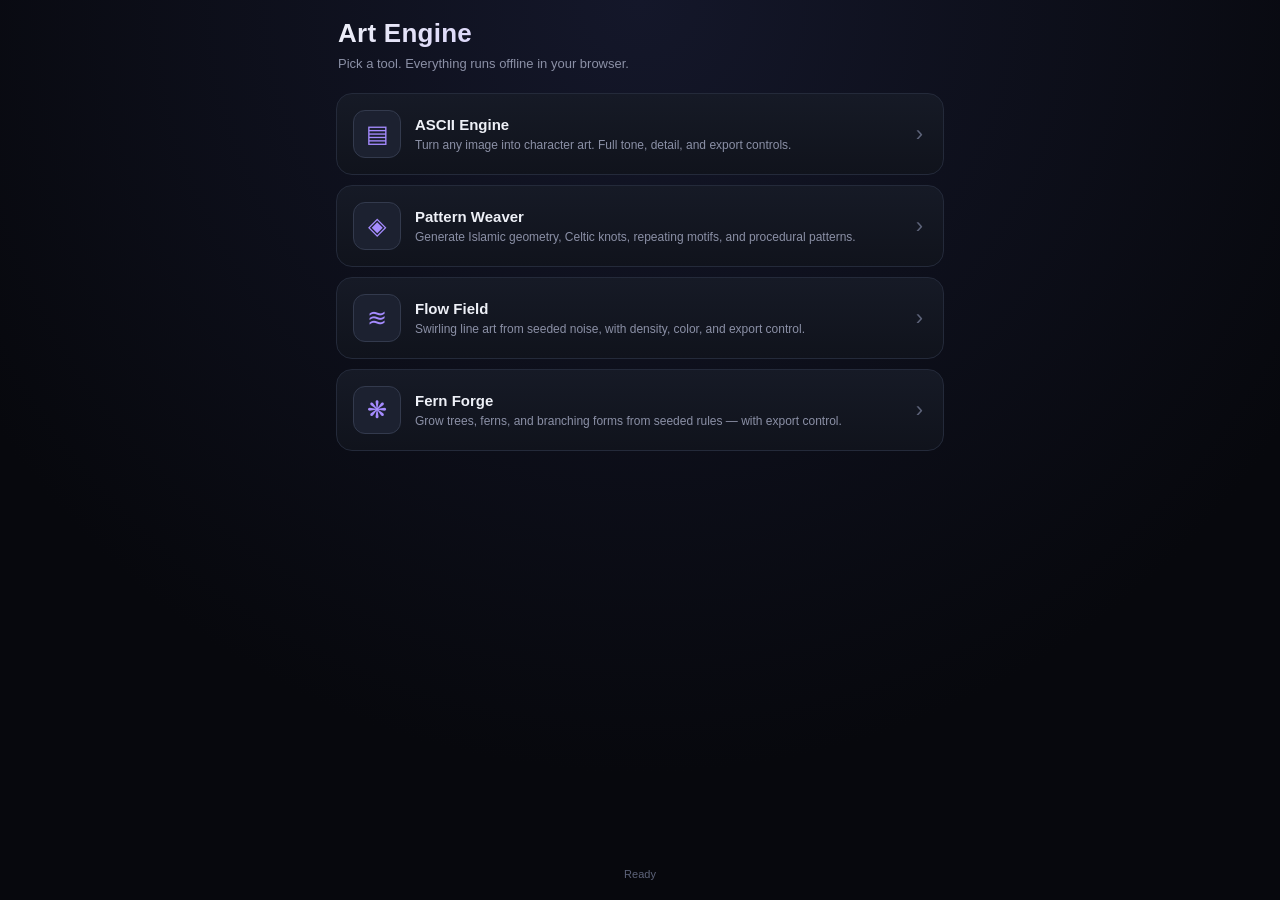
<file: index.html>
<!DOCTYPE html>
<html lang="en">
<head>
<meta charset="UTF-8">
<meta name="viewport" content="width=device-width, initial-scale=1, maximum-scale=1, user-scalable=no, viewport-fit=cover">
<title>Art Engine</title>
<link rel="stylesheet" href="style.css">
</head>
<body>

<div id="app" class="hubApp">

  <header id="hubHeader">
    <h1>Art Engine</h1>
    <p class="hubSub">Pick a tool. Everything runs offline in your browser.</p>
  </header>

  <main id="hubGrid">

    <a href="ascii/ascii.html" class="toolCard">
      <div class="toolIcon">▤</div>
      <div class="toolMeta">
        <h2>ASCII Engine</h2>
        <p>Turn any image into character art. Full tone, detail, and export controls.</p>
      </div>
      <div class="toolArrow">›</div>
    </a>

    <a href="pattern/pattern.html" class="toolCard">
      <div class="toolIcon">◈</div>
      <div class="toolMeta">
        <h2>Pattern Weaver</h2>
        <p>Generate Islamic geometry, Celtic knots, repeating motifs, and procedural patterns.</p>
      </div>
      <div class="toolArrow">›</div>
    </a>

    <a href="flow/flow.html" class="toolCard">
      <div class="toolIcon">≋</div>
      <div class="toolMeta">
        <h2>Flow Field</h2>
        <p>Swirling line art from seeded noise, with density, color, and export control.</p>
      </div>
      <div class="toolArrow">›</div>
    </a>

    <a href="fern/fern.html" class="toolCard">
      <div class="toolIcon">❋</div>
      <div class="toolMeta">
        <h2>Fern Forge</h2>
        <p>Grow trees, ferns, and branching forms from seeded rules — with export control.</p>
      </div>
      <div class="toolArrow">›</div>
    </a>

  </main>

  <footer id="hubFooter">
    <span id="hubStatus">Ready</span>
  </footer>

</div>

</body>
</html>
</file>
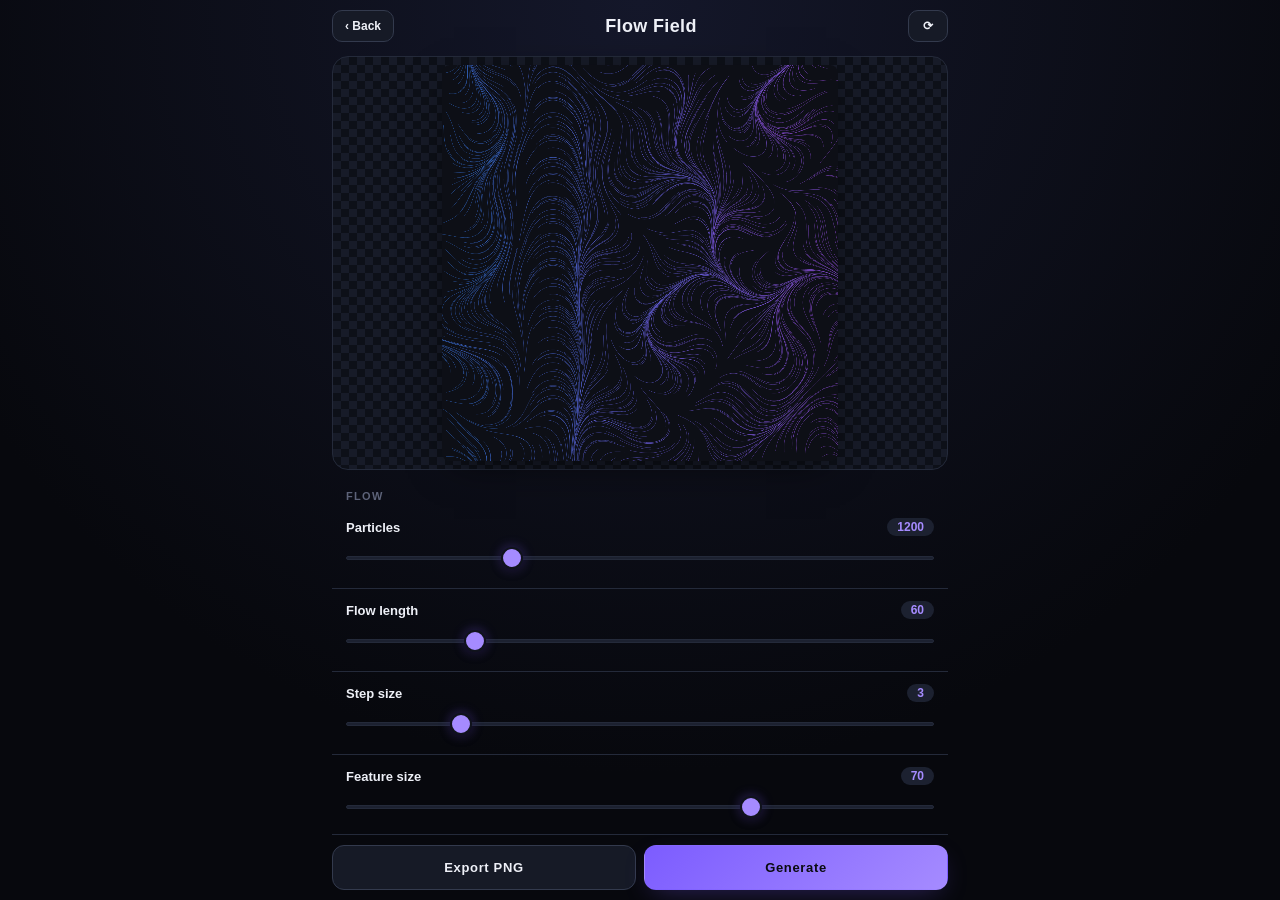
<file: flow.html>
<!DOCTYPE html>
<html lang="en">
<head>
<meta charset="UTF-8">
<meta name="viewport" content="width=device-width, initial-scale=1, maximum-scale=1, user-scalable=no, viewport-fit=cover">
<title>Flow Field — Art Engine</title>
<link rel="stylesheet" href="../style.css">
<link rel="stylesheet" href="flow.css">
</head>
<body>

<div class="toolApp">

  <div class="toolTopBar">
    <button class="toolBack" onclick="location.href='../index.html'">‹ Back</button>
    <h1 class="toolTitle">Flow Field</h1>
    <button class="toolAction" id="btnRandomize" title="Random seed">⟳</button>
  </div>

  <div class="flowPreview">
    <canvas id="flowCanvas"></canvas>
  </div>

  <div class="toolView">

    <div class="flowSection">Flow</div>

    <div class="sliderRow">
      <div class="sliderTop"><label>Particles</label><span class="val" id="particlesVal">1200</span></div>
      <input type="range" id="particles" min="150" max="4000" step="50" value="1200">
    </div>

    <div class="sliderRow">
      <div class="sliderTop"><label>Flow length</label><span class="val" id="stepsVal">60</span></div>
      <input type="range" id="steps" min="10" max="250" step="5" value="60">
    </div>

    <div class="sliderRow">
      <div class="sliderTop"><label>Step size</label><span class="val" id="stepSizeVal">3</span></div>
      <input type="range" id="stepSize" min="1" max="12" step="1" value="3">
    </div>

    <div class="sliderRow">
      <div class="sliderTop"><label>Feature size</label><span class="val" id="featureSizeVal">70</span></div>
      <input type="range" id="featureSize" min="1" max="100" step="1" value="70">
    </div>

    <div class="sliderRow">
      <div class="sliderTop"><label>Bend (curl)</label><span class="val" id="curlVal">0.9</span></div>
      <input type="range" id="curl" min="0.1" max="3" step="0.05" value="0.9">
    </div>

    <div class="flowSection">Style</div>

    <div class="sliderRow">
      <div class="sliderTop"><label>Line width</label><span class="val" id="lineWidthVal">1.3</span></div>
      <input type="range" id="lineWidth" min="0.5" max="5" step="0.1" value="1.3">
    </div>

    <div class="sliderRow">
      <div class="sliderTop"><label>Opacity</label><span class="val" id="opacityVal">0.5</span></div>
      <input type="range" id="opacity" min="0.05" max="1" step="0.05" value="0.5">
    </div>

    <div class="fieldRow">
      <label>Color mode</label>
      <select id="colorMode">
        <option value="solid">Solid</option>
        <option value="gradient" selected>Gradient</option>
        <option value="spectrum">Spectrum</option>
      </select>
    </div>

    <div class="fieldRow">
      <label>Color 1</label>
      <input type="color" id="color1" value="#3b82f6">
    </div>

    <div class="fieldRow" id="color2Row">
      <label>Color 2</label>
      <input type="color" id="color2" value="#a855f7">
    </div>

    <div class="flowSection">Background</div>

    <div class="fieldRow">
      <label>Background</label>
      <input type="color" id="bgColor" value="#0d0f16">
    </div>

    <div class="fieldRow">
      <label>Transparent bg</label>
      <input type="checkbox" id="bgTransparent">
    </div>

    <div class="flowSection">Output</div>

    <div class="fieldRow">
      <label>Size</label>
      <select id="size">
        <option value="square" selected>Square 1500×1500</option>
        <option value="portrait">Portrait 900×1600</option>
        <option value="landscape">Landscape 1600×900</option>
        <option value="a17">Samsung A17 wallpaper 1080×2340</option>
        <option value="desktop">Desktop wallpaper 1920×1080</option>
      </select>
    </div>

    <div class="fieldRow">
      <label>Seed</label>
      <input type="number" id="seed" value="1" min="0" max="999999" inputmode="numeric">
    </div>

  </div>

  <div class="exportBar">
    <button class="exportBtn" id="btnExport">Export PNG</button>
    <button class="exportBtn primary" id="btnGenerate">Generate</button>
  </div>

</div>

<script src="flow.js"></script>
</body>
</html>
</file>
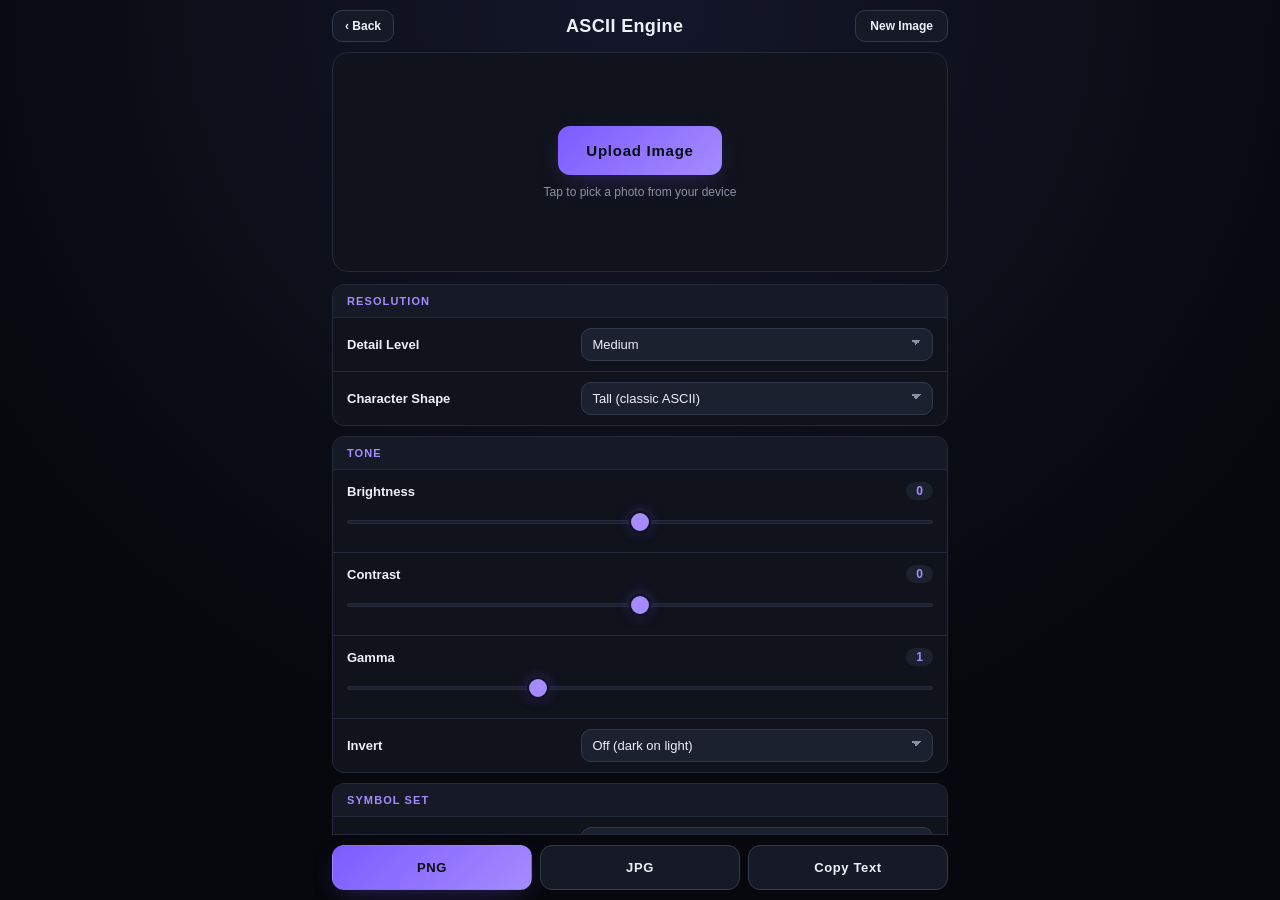
<file: ascii/ascii.html>
<!DOCTYPE html>
<html lang="en">
<head>
<meta charset="UTF-8">
<meta name="viewport" content="width=device-width, initial-scale=1, maximum-scale=1, user-scalable=no, viewport-fit=cover">
<title>ASCII Engine — Art Engine</title>
<link rel="stylesheet" href="../style.css">
<link rel="stylesheet" href="ascii.css">
</head>
<body>

<div class="toolApp">

  <header class="toolTopBar">
    <a href="../" class="toolBack">‹ Back</a>
    <h1 class="toolTitle">ASCII Engine</h1>
    <button id="btnUploadTop" class="toolAction">New Image</button>
  </header>

  <main class="toolView">

    <!-- ============ CANVAS / PREVIEW ============ -->
    <section id="canvasArea">

      <div id="emptyState">
        <input type="file" id="fileInput" accept="image/*" hidden>
        <button id="btnChooseImage" class="bigAction">Upload Image</button>
        <p class="hint">Tap to pick a photo from your device</p>
      </div>

      <div id="previewWrap" class="hidden">
        <canvas id="previewCanvas"></canvas>
      </div>

    </section>

    <!-- ============ CONTROLS ============ -->
    <section id="controls">

      <!-- RESOLUTION -->
      <div class="group">
        <div class="groupTitle">Resolution</div>

        <div class="fieldRow">
          <label for="detailLevel">Detail Level</label>
          <select id="detailLevel">
            <option value="very-low">Very Low (coarse)</option>
            <option value="low">Low</option>
            <option value="medium" selected>Medium</option>
            <option value="high">High</option>
            <option value="very-high">Very High</option>
            <option value="extreme">Extreme (fine grain)</option>
          </select>
        </div>

        <div class="fieldRow">
          <label for="charShape">Character Shape</label>
          <select id="charShape">
            <option value="tall" selected>Tall (classic ASCII)</option>
            <option value="square">Square</option>
            <option value="wide">Wide</option>
          </select>
        </div>
      </div>

      <!-- TONE -->
      <div class="group">
        <div class="groupTitle">Tone</div>

        <div class="sliderRow">
          <div class="sliderTop">
            <label for="brightness">Brightness</label>
            <span class="val" id="valBrightness">0</span>
          </div>
          <input type="range" id="brightness" min="-100" max="100" step="1" value="0">
        </div>

        <div class="sliderRow">
          <div class="sliderTop">
            <label for="contrast">Contrast</label>
            <span class="val" id="valContrast">0</span>
          </div>
          <input type="range" id="contrast" min="-100" max="100" step="1" value="0">
        </div>

        <div class="sliderRow">
          <div class="sliderTop">
            <label for="gamma">Gamma</label>
            <span class="val" id="valGamma">1.00</span>
          </div>
          <input type="range" id="gamma" min="0.30" max="2.50" step="0.01" value="1.00">
        </div>

        <div class="fieldRow">
          <label for="invert">Invert</label>
          <select id="invert">
            <option value="off" selected>Off (dark on light)</option>
            <option value="on">On (light on dark)</option>
          </select>
        </div>
      </div>

      <!-- SYMBOL SET -->
      <div class="group">
        <div class="groupTitle">Symbol Set</div>

        <div class="fieldRow">
          <label for="rampPreset">Ramp Preset</label>
          <select id="rampPreset">
            <option value="standard" selected>Standard  ( .:-=+*#%@ )</option>
            <option value="dense">Dense (60+ characters)</option>
            <option value="blocks">Blocks ( ░▒▓█ )</option>
            <option value="katakana">Katakana</option>
            <option value="braille">Braille</option>
            <option value="minimal">Minimal ( .:*# )</option>
            <option value="photo">Photo (fine gradation)</option>
            <option value="letters">Letters (a–Z)</option>
            <option value="symbols">Symbols (!@#$%^&*)</option>
            <option value="custom">Custom…</option>
          </select>
        </div>

        <div class="fieldRow" id="customRampRow" style="display:none;">
          <label for="customRamp">Custom Ramp</label>
          <input type="text" id="customRamp" placeholder=" .:-=+*#%@" value=" .:-=+*#%@">
        </div>

        <div class="sliderRow">
          <div class="sliderTop">
            <label for="weighting">Ramp Balance</label>
            <span class="val" id="valWeighting">0</span>
          </div>
          <input type="range" id="weighting" min="-50" max="50" step="1" value="0">
        </div>
      </div>

      <!-- DETAIL PROCESSING -->
      <div class="group">
        <div class="groupTitle">Detail Processing</div>

        <div class="fieldRow">
          <label for="edgeEnhance">Edge Enhancement</label>
          <select id="edgeEnhance">
            <option value="off">Off</option>
            <option value="low">Low</option>
            <option value="medium" selected>Medium</option>
            <option value="high">High</option>
          </select>
        </div>

        <div class="fieldRow">
          <label for="dithering">Dithering</label>
          <select id="dithering">
            <option value="off" selected>Off (crisp)</option>
            <option value="on">On (smooth gradients)</option>
          </select>
        </div>

        <div class="fieldRow">
          <label for="adaptive">Adaptive Sampling</label>
          <select id="adaptive">
            <option value="off" selected>Off</option>
            <option value="on">On (finer detail in busy areas)</option>
          </select>
        </div>

        <div class="sliderRow">
          <div class="sliderTop">
            <label for="sharpness">Sharpness</label>
            <span class="val" id="valSharpness">0</span>
          </div>
          <input type="range" id="sharpness" min="0" max="100" step="1" value="0">
        </div>

        <div class="sliderRow">
          <div class="sliderTop">
            <label for="noiseReduction">Noise Reduction</label>
            <span class="val" id="valNoiseReduction">0</span>
          </div>
          <input type="range" id="noiseReduction" min="0" max="100" step="1" value="0">
        </div>
      </div>

      <!-- COLOR -->
      <div class="group">
        <div class="groupTitle">Color</div>

        <div class="fieldRow">
          <label for="colorMode">Color Mode</label>
          <select id="colorMode">
            <option value="mono" selected>Monochrome</option>
            <option value="colored">Colored ASCII</option>
            <option value="duotone">Duotone</option>
          </select>
        </div>

        <div class="fieldRow">
          <label for="theme">Theme</label>
          <select id="theme">
            <option value="neutral" selected>Neutral (white on black)</option>
            <option value="terminal">Terminal (green on black)</option>
            <option value="amber">Amber (amber on black)</option>
            <option value="paper">Paper (black on white)</option>
            <option value="crimson">Crimson (red on black)</option>
            <option value="custom">Custom…</option>
          </select>
        </div>

        <div class="fieldRow" id="charColorRow" style="display:none;">
          <label for="charColor">Character Color</label>
          <input type="color" id="charColor" value="#e6e8f0">
        </div>

        <div class="fieldRow" id="bgColorRow" style="display:none;">
          <label for="bgColor">Background Color</label>
          <input type="color" id="bgColor" value="#07080d">
        </div>

        <div class="sliderRow" id="saturationRow" style="display:none;">
          <div class="sliderTop">
            <label for="saturation">Color Saturation</label>
            <span class="val" id="valSaturation">100</span>
          </div>
          <input type="range" id="saturation" min="0" max="200" step="1" value="100">
        </div>
      </div>

      <!-- FONT -->
      <div class="group">
        <div class="groupTitle">Font</div>

        <div class="fieldRow">
          <label for="fontFamily">Font Family</label>
          <select id="fontFamily">
            <option value="'Courier New', monospace" selected>Courier</option>
            <option value="Consolas, monospace">Consolas</option>
            <option value="Menlo, monospace">Menlo</option>
            <option value="monospace">System Monospace</option>
          </select>
        </div>

        <div class="sliderRow">
          <div class="sliderTop">
            <label for="fontSize">Font Size</label>
            <span class="val" id="valFontSize">10</span>
          </div>
          <input type="range" id="fontSize" min="6" max="24" step="1" value="10">
        </div>

        <div class="sliderRow">
          <div class="sliderTop">
            <label for="lineSpacing">Line Spacing</label>
            <span class="val" id="valLineSpacing">1.00</span>
          </div>
          <input type="range" id="lineSpacing" min="0.80" max="1.40" step="0.01" value="1.00">
        </div>

        <div class="fieldRow">
          <label for="bold">Bold</label>
          <select id="bold">
            <option value="off" selected>Off</option>
            <option value="on">On</option>
          </select>
        </div>
      </div>

      <!-- EXPORT -->
      <div class="group">
        <div class="groupTitle">Export</div>

        <div class="fieldRow">
          <label for="exportScale">Output Quality</label>
          <select id="exportScale">
            <option value="1">1x (small file)</option>
            <option value="2" selected>2x (recommended)</option>
            <option value="4">4x (high res)</option>
          </select>
        </div>

        <div class="fieldRow">
          <label for="exportBg">Background</label>
          <select id="exportBg">
            <option value="solid" selected>Solid</option>
            <option value="transparent">Transparent</option>
          </select>
        </div>

        <div class="fieldRow">
          <label for="exportName">Filename</label>
          <input type="text" id="exportName" value="ascii-art" placeholder="ascii-art">
        </div>
      </div>

      <!-- PRESETS -->
      <div class="group">
        <div class="groupTitle">Presets</div>

        <div class="fieldRow">
          <label for="presetList">Saved Presets</label>
          <select id="presetList">
            <option value="">— none —</option>
          </select>
        </div>

        <div class="fieldRow btnRow">
          <button id="btnSavePreset" class="smallBtn">Save Current</button>
          <button id="btnLoadPreset" class="smallBtn">Load</button>
          <button id="btnDeletePreset" class="smallBtn danger">Delete</button>
        </div>
      </div>

    </section>

  </main>

  <!-- ============ EXPORT BAR ============ -->
  <footer class="exportBar">
    <button id="btnExportPng" class="exportBtn primary">PNG</button>
    <button id="btnExportJpg" class="exportBtn">JPG</button>
    <button id="btnCopyText" class="exportBtn">Copy Text</button>
  </footer>

</div>

<script src="ascii.js"></script>
</body>
</html>
</file>
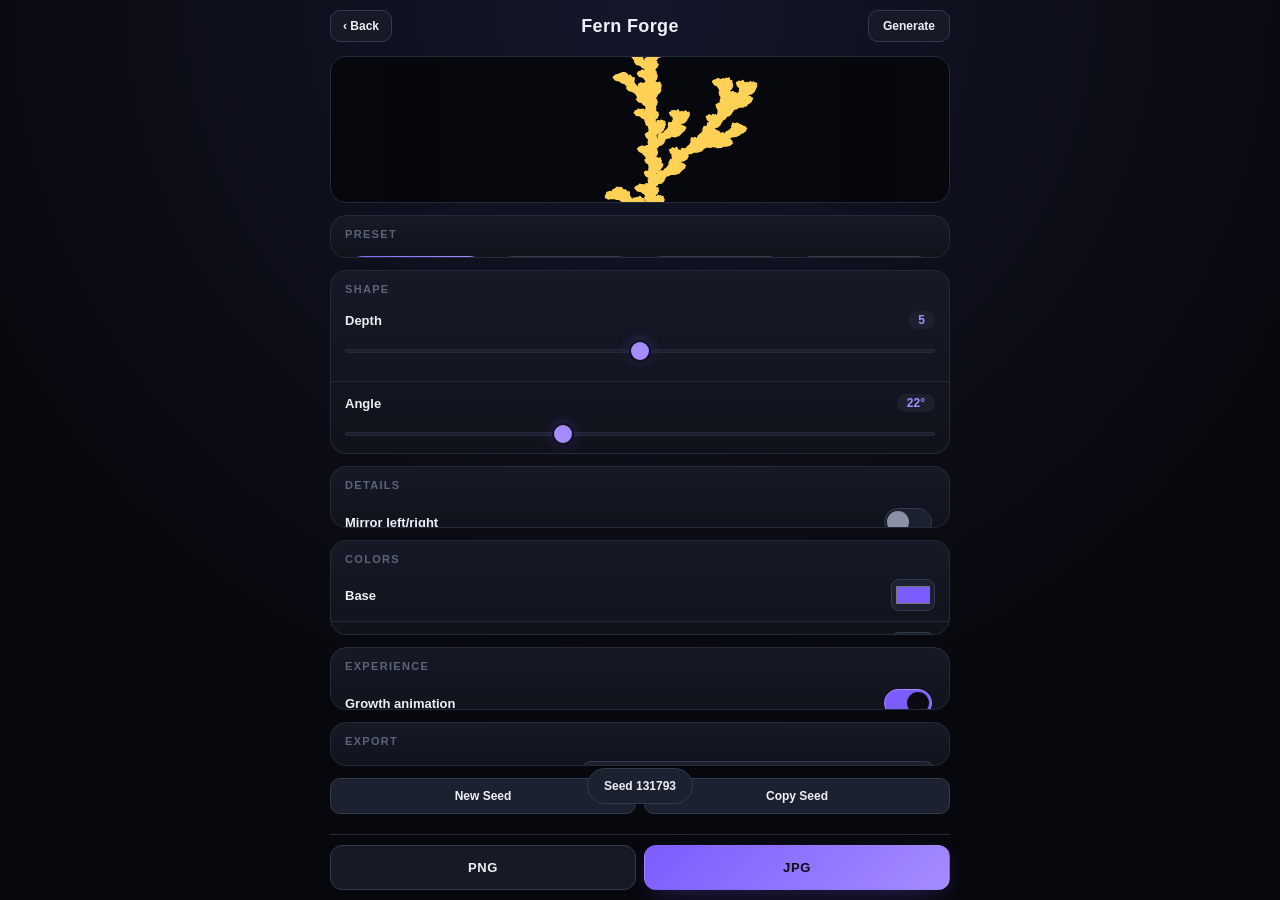
<file: fern/fern.html>
<!DOCTYPE html>
<html lang="en">
<head>
<meta charset="UTF-8">
<meta name="viewport" content="width=device-width, initial-scale=1, viewport-fit=cover">
<title>Fern Forge — Art Engine</title>
<link rel="stylesheet" href="../style.css">
<link rel="stylesheet" href="fern.css">
</head>
<body>

<div class="toolApp">

  <header class="toolTopBar">
    <a class="toolBack" href="../index.html">‹ Back</a>
    <h1 class="toolTitle">Fern Forge</h1>
    <button class="toolAction" id="generateBtn">Generate</button>
  </header>

  <div class="toolView">

    <section class="canvasWrap">
      <canvas id="fernCanvas"></canvas>
    </section>

    <section class="panel">
      <h2 class="panelTitle">Preset</h2>
      <div class="chipRow" id="presetRow">
        <button class="chip active" data-preset="tree">Tree</button>
        <button class="chip" data-preset="fern">Fern</button>
        <button class="chip" data-preset="bush">Bush</button>
        <button class="chip" data-preset="coral">Coral</button>
        <button class="chip" data-preset="willow">Willow</button>
        <button class="chip" data-preset="winter">Winter</button>
        <button class="chip" data-preset="vine">Vine</button>
        <button class="chip" data-preset="snowflake">Snowflake</button>
      </div>
    </section>

    <section class="panel">
      <h2 class="panelTitle">Shape</h2>

      <div class="sliderRow">
        <div class="sliderTop">
          <label for="depth">Depth</label>
          <span class="val" id="depthVal">5</span>
        </div>
        <input type="range" id="depth" min="2" max="8" step="1" value="5">
      </div>

      <div class="sliderRow">
        <div class="sliderTop">
          <label for="angle">Angle</label>
          <span class="val" id="angleVal">22°</span>
        </div>
        <input type="range" id="angle" min="6" max="50" step="1" value="22">
      </div>

      <div class="sliderRow">
        <div class="sliderTop">
          <label for="shrink">Length shrink</label>
          <span class="val" id="shrinkVal">0.75</span>
        </div>
        <input type="range" id="shrink" min="55" max="90" step="1" value="75">
      </div>

      <div class="sliderRow">
        <div class="sliderTop">
          <label for="jitter">Jitter</label>
          <span class="val" id="jitterVal">8</span>
        </div>
        <input type="range" id="jitter" min="0" max="25" step="1" value="8">
      </div>

      <div class="sliderRow">
        <div class="sliderTop">
          <label for="curve">Curve</label>
          <span class="val" id="curveVal">16</span>
        </div>
        <input type="range" id="curve" min="0" max="40" step="1" value="16">
      </div>

      <div class="sliderRow">
        <div class="sliderTop">
          <label for="wild">Wildness</label>
          <span class="val" id="wildVal">0</span>
        </div>
        <input type="range" id="wild" min="0" max="100" step="1" value="0">
      </div>

      <div class="fieldRow">
        <label for="orientSelect">Orientation</label>
        <select id="orientSelect">
          <option value="up" selected>Upward</option>
          <option value="down">Downward</option>
          <option value="side">Sideways</option>
          <option value="spread">Spreading wide</option>
        </select>
      </div>
    </section>

    <section class="panel">
      <h2 class="panelTitle">Details</h2>

      <div class="switchRow">
        <label for="mirrorToggle">Mirror left/right</label>
        <input type="checkbox" id="mirrorToggle" class="switchInput">
      </div>

      <div class="fieldRow">
        <label for="accentSelect">Branch tips</label>
        <select id="accentSelect">
          <option value="none">None</option>
          <option value="buds">Buds</option>
          <option value="leaves" selected>Leaves</option>
        </select>
      </div>

      <div class="fieldRow">
        <label for="fillSelect">Draw style</label>
        <select id="fillSelect">
          <option value="lines" selected>Lines</option>
          <option value="silhouette">Silhouette fill</option>
        </select>
      </div>
    </section>

    <section class="panel">
      <h2 class="panelTitle">Colors</h2>

      <div class="fieldRow">
        <label for="lineColor">Base</label>
        <input type="color" id="lineColor" value="#7c5cff">
      </div>

      <div class="fieldRow">
        <label for="tipColor">Tip</label>
        <input type="color" id="tipColor" value="#ffd257">
      </div>

      <div class="switchRow">
        <label for="flowToggle">Color flow</label>
        <input type="checkbox" id="flowToggle" class="switchInput" checked>
      </div>

      <div class="fieldRow">
        <label for="bgMode">Background</label>
        <select id="bgMode">
          <option value="solid" selected>Solid</option>
          <option value="gradient">Gradient</option>
        </select>
      </div>

      <div class="fieldRow">
        <label for="bgColor">Background 1</label>
        <input type="color" id="bgColor" value="#07080d">
      </div>

      <div class="fieldRow hidden" id="bg2Row">
        <label for="bgColor2">Background 2</label>
        <input type="color" id="bgColor2" value="#14172a">
      </div>
    </section>

    <section class="panel">
      <h2 class="panelTitle">Experience</h2>

      <div class="switchRow">
        <label for="animToggle">Growth animation</label>
        <input type="checkbox" id="animToggle" class="switchInput" checked>
      </div>

      <div class="fieldRow">
        <label for="seedInput">Seed</label>
        <input type="text" id="seedInput" inputmode="numeric" value="0">
      </div>

      <div class="switchRow">
        <label for="rememberToggle">Remember settings</label>
        <input type="checkbox" id="rememberToggle" class="switchInput" checked>
      </div>
    </section>

    <section class="panel">
      <h2 class="panelTitle">Export</h2>

      <div class="fieldRow">
        <label for="sizeSelect">Size</label>
        <select id="sizeSelect">
          <option value="square">Square 900×900</option>
          <option value="a17">Samsung A17 1080×2340</option>
        </select>
      </div>

      <div class="fieldRow">
        <label for="qualitySelect">Quality</label>
        <select id="qualitySelect">
          <option value="1">1×</option>
          <option value="2">2×</option>
          <option value="3">3×</option>
        </select>
      </div>
    </section>

    <div class="btnRow">
      <button class="smallBtn" id="newSeedBtn">New Seed</button>
      <button class="smallBtn" id="copySeedBtn">Copy Seed</button>
    </div>

  </div>

  <footer class="exportBar">
    <button class="exportBtn" id="pngBtn">PNG</button>
    <button class="exportBtn primary" id="jpgBtn">JPG</button>
  </footer>

</div>

<script src="fern.js"></script>
</body>
</html>
</file>
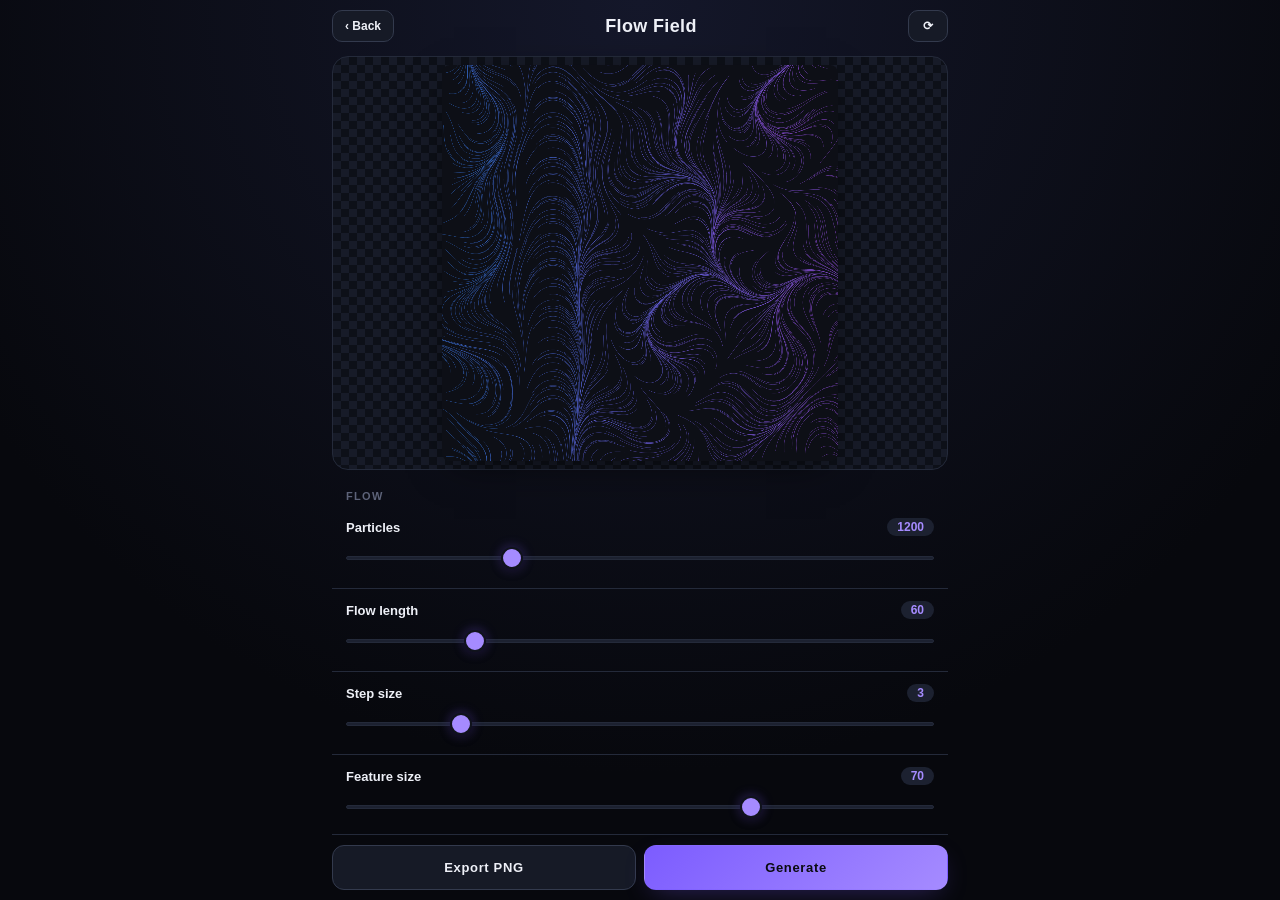
<file: flow/flow.html>
<!DOCTYPE html>
<html lang="en">
<head>
<meta charset="UTF-8">
<meta name="viewport" content="width=device-width, initial-scale=1, maximum-scale=1, user-scalable=no, viewport-fit=cover">
<title>Flow Field — Art Engine</title>
<link rel="stylesheet" href="../style.css">
<link rel="stylesheet" href="flow.css">
</head>
<body>

<div class="toolApp">

  <div class="toolTopBar">
    <button class="toolBack" onclick="location.href='../index.html'">‹ Back</button>
    <h1 class="toolTitle">Flow Field</h1>
    <button class="toolAction" id="btnRandomize" title="Random seed">⟳</button>
  </div>

  <div class="flowPreview">
    <canvas id="flowCanvas"></canvas>
  </div>

  <div class="toolView">

    <div class="flowSection">Flow</div>

    <div class="sliderRow">
      <div class="sliderTop"><label>Particles</label><span class="val" id="particlesVal">1200</span></div>
      <input type="range" id="particles" min="150" max="4000" step="50" value="1200">
    </div>

    <div class="sliderRow">
      <div class="sliderTop"><label>Flow length</label><span class="val" id="stepsVal">60</span></div>
      <input type="range" id="steps" min="10" max="250" step="5" value="60">
    </div>

    <div class="sliderRow">
      <div class="sliderTop"><label>Step size</label><span class="val" id="stepSizeVal">3</span></div>
      <input type="range" id="stepSize" min="1" max="12" step="1" value="3">
    </div>

    <div class="sliderRow">
      <div class="sliderTop"><label>Feature size</label><span class="val" id="featureSizeVal">70</span></div>
      <input type="range" id="featureSize" min="1" max="100" step="1" value="70">
    </div>

    <div class="sliderRow">
      <div class="sliderTop"><label>Bend (curl)</label><span class="val" id="curlVal">0.9</span></div>
      <input type="range" id="curl" min="0.1" max="3" step="0.05" value="0.9">
    </div>

    <div class="flowSection">Style</div>

    <div class="sliderRow">
      <div class="sliderTop"><label>Line width</label><span class="val" id="lineWidthVal">1.3</span></div>
      <input type="range" id="lineWidth" min="0.5" max="5" step="0.1" value="1.3">
    </div>

    <div class="sliderRow">
      <div class="sliderTop"><label>Opacity</label><span class="val" id="opacityVal">0.5</span></div>
      <input type="range" id="opacity" min="0.05" max="1" step="0.05" value="0.5">
    </div>

    <div class="fieldRow">
      <label>Color mode</label>
      <select id="colorMode">
        <option value="solid">Solid</option>
        <option value="gradient" selected>Gradient</option>
        <option value="tricolor">Tri-color</option>
        <option value="spectrum">Spectrum</option>
      </select>
    </div>

    <div class="fieldRow" id="directionRow">
      <label>Direction</label>
      <select id="direction">
        <option value="horizontal" selected>Horizontal</option>
        <option value="vertical">Vertical</option>
        <option value="diagonal">Diagonal</option>
        <option value="chaotic">Chaotic</option>
      </select>
    </div>

    <div class="fieldRow">
      <label>Color 1</label>
      <input type="color" id="color1" value="#3b82f6">
    </div>

    <div class="fieldRow" id="color2Row">
      <label>Color 2</label>
      <input type="color" id="color2" value="#a855f7">
    </div>

    <div class="fieldRow" id="color3Row">
      <label>Color 3</label>
      <input type="color" id="color3" value="#f472b6">
    </div>

    <div class="flowSection">Background</div>

    <div class="fieldRow">
      <label>Background</label>
      <input type="color" id="bgColor" value="#0d0f16">
    </div>

    <div class="fieldRow">
      <label>Transparent bg</label>
      <input type="checkbox" id="bgTransparent">
    </div>

    <div class="flowSection">Output</div>

    <div class="fieldRow">
      <label>Size</label>
      <select id="size">
        <option value="square" selected>Square 1500×1500</option>
        <option value="portrait">Portrait 900×1600</option>
        <option value="landscape">Landscape 1600×900</option>
        <option value="a17">Samsung A17 wallpaper 1080×2340</option>
        <option value="desktop">Desktop wallpaper 1920×1080</option>
      </select>
    </div>

    <div class="fieldRow">
      <label>Seed</label>
      <input type="number" id="seed" value="1" min="0" max="999999" inputmode="numeric">
    </div>

  </div>

  <div class="exportBar">
    <button class="exportBtn" id="btnExport">Export PNG</button>
    <button class="exportBtn primary" id="btnGenerate">Generate</button>
  </div>

</div>

<script src="flow.js"></script>
</body>
</html>
</file>
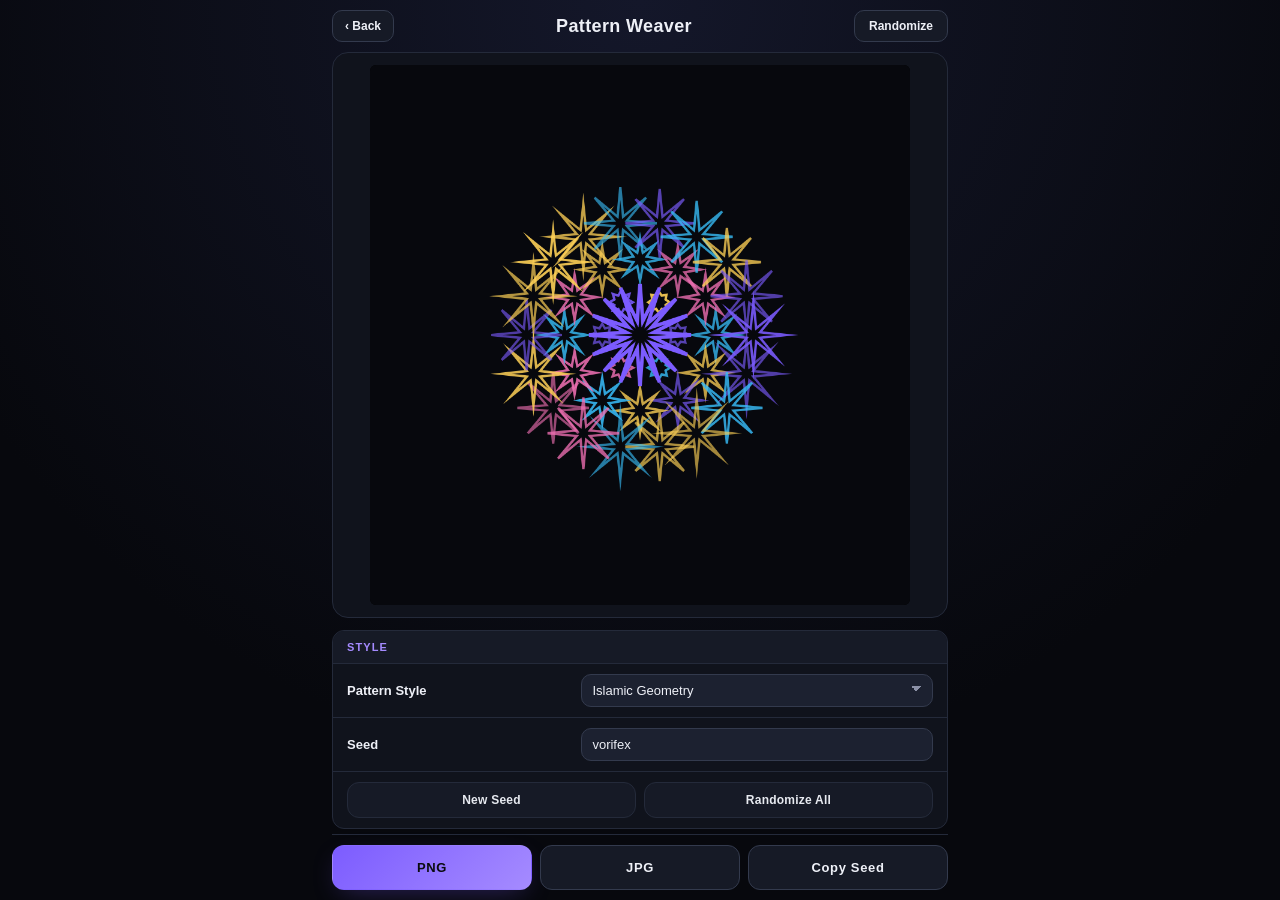
<file: pattern/pattern.html>
<!DOCTYPE html>
<html lang="en">
<head>
<meta charset="UTF-8">
<meta name="viewport" content="width=device-width, initial-scale=1, viewport-fit=cover">
<title>Pattern Weaver — Art Engine</title>
<link rel="stylesheet" href="../style.css">
<link rel="stylesheet" href="pattern.css">
</head>
<body>

<div class="toolApp">

  <header class="toolTopBar">
    <a href="../" class="toolBack">‹ Back</a>
    <h1 class="toolTitle">Pattern Weaver</h1>
    <button id="btnRandomizeTop" class="toolAction">Randomize</button>
  </header>

  <main class="toolView">

    <!-- ============ CANVAS ============ -->
    <section id="canvasArea">
      <div id="previewWrap">
        <canvas id="patternCanvas"></canvas>
      </div>
    </section>

    <!-- ============ CONTROLS ============ -->
    <section id="controls">

      <!-- STYLE -->
      <div class="group">
        <div class="groupTitle">Style</div>

        <div class="fieldRow">
          <label for="patternStyle">Pattern Style</label>
          <select id="patternStyle">
            <option value="islamic" selected>Islamic Geometry</option>
            <option value="celtic">Celtic Knotwork</option>
            <option value="motif">Repeating Motif</option>
            <option value="procedural">Procedural Rules</option>
          </select>
        </div>

        <div class="fieldRow">
          <label for="seed">Seed</label>
          <input type="text" id="seed" value="vorifex" placeholder="type anything">
        </div>

        <div class="fieldRow btnRow">
          <button id="btnRandomizeSeed" class="smallBtn">New Seed</button>
          <button id="btnRandomizeAll" class="smallBtn">Randomize All</button>
        </div>
      </div>

      <!-- PALETTE -->
      <div class="group">
        <div class="groupTitle">Palette</div>

        <!-- Harmony generator -->
        <div class="subSection">
          <div class="subTitle">Harmony Generator</div>

          <div class="fieldRow">
            <label for="harmonyBase">Base Color</label>
            <input type="color" id="harmonyBase" value="#7c5cff">
          </div>

          <div class="fieldRow">
            <label for="harmonyRule">Rule</label>
            <select id="harmonyRule">
              <option value="complementary" selected>Complementary</option>
              <option value="analogous">Analogous</option>
              <option value="triadic">Triadic</option>
              <option value="split">Split-Complementary</option>
            </select>
          </div>

          <div class="fieldRow btnRow">
            <button id="btnApplyHarmony" class="smallBtn">Apply to Colors</button>
          </div>
        </div>

        <!-- Color slot tabs -->
        <div class="colorTabs" id="colorTabs">
          <button class="colorTab active" id="tab_color1" data-slot="color1" type="button" style="background:#7c5cff">1</button>
          <button class="colorTab" id="tab_color2" data-slot="color2" type="button" style="background:#38bdf8">2</button>
          <button class="colorTab" id="tab_color3" data-slot="color3" type="button" style="background:#f472b6">3</button>
          <button class="colorTab" id="tab_color4" data-slot="color4" type="button" style="background:#ffd257">4</button>
          <button class="colorTab" id="tab_bg" data-slot="bg" type="button" style="background:#07080d">BG</button>
          <button class="colorTab hidden" id="tab_bg2" data-slot="bg2" type="button" style="background:#1c2130">BG2</button>
        </div>

        <!-- Active color editor -->
        <div class="activeColorPanel">
          <div class="fieldRow">
            <label id="activeColorLabel">Color 1</label>
            <input type="color" id="activeColorInput" value="#7c5cff">
          </div>

          <div class="sliderRow">
            <div class="sliderTop">
              <label>Hue</label>
              <span class="val" id="valHue">252</span>
            </div>
            <input type="range" id="hueSlider" min="0" max="360" step="1" value="252">
          </div>

          <div class="sliderRow">
            <div class="sliderTop">
              <label>Saturation</label>
              <span class="val" id="valSat">100</span>
            </div>
            <input type="range" id="satSlider" min="0" max="100" step="1" value="100">
          </div>

          <div class="sliderRow">
            <div class="sliderTop">
              <label>Lightness</label>
              <span class="val" id="valLight">68</span>
            </div>
            <input type="range" id="lightSlider" min="0" max="100" step="1" value="68">
          </div>

          <div class="sliderRow" id="opacityRow">
            <div class="sliderTop">
              <label>Opacity</label>
              <span class="val" id="valOpacity">100</span>
            </div>
            <input type="range" id="opacitySlider" min="0" max="100" step="1" value="100">
          </div>
        </div>

        <!-- Background style -->
        <div class="subSection">
          <div class="subTitle">Background</div>

          <div class="fieldRow">
            <label for="bgStyle">Style</label>
            <select id="bgStyle">
              <option value="solid" selected>Solid</option>
              <option value="linear">Gradient — Linear</option>
              <option value="radial">Gradient — Radial</option>
            </select>
          </div>

          <div class="fieldRow hidden" id="bgDirRow">
            <label for="bgDir">Direction</label>
            <select id="bgDir">
              <option value="to-bottom" selected>Top → Bottom</option>
              <option value="to-top">Bottom → Top</option>
              <option value="to-right">Left → Right</option>
              <option value="to-left">Right → Left</option>
              <option value="to-bottom-right">Diagonal ↘</option>
              <option value="to-bottom-left">Diagonal ↙</option>
              <option value="to-top-right">Diagonal ↗</option>
              <option value="to-top-left">Diagonal ↖</option>
            </select>
          </div>
        </div>

        <!-- Saved custom palettes -->
        <div class="subSection">
          <div class="subTitle">Saved Custom Palettes</div>

          <div class="fieldRow">
            <label for="palettePresetList">Palettes</label>
            <select id="palettePresetList">
              <option value="">— none —</option>
            </select>
          </div>

          <div class="fieldRow btnRow">
            <button id="btnSavePalette" class="smallBtn">Save</button>
            <button id="btnLoadPalette" class="smallBtn">Load</button>
            <button id="btnDeletePalette" class="smallBtn danger">Delete</button>
          </div>
        </div>
      </div>

      <!-- COMPOSITION -->
      <div class="group">
        <div class="groupTitle">Composition</div>

        <div class="fieldRow">
          <label for="symmetry">Symmetry</label>
          <select id="symmetry">
            <option value="4">4-fold</option>
            <option value="6" selected>6-fold</option>
            <option value="8">8-fold</option>
            <option value="12">12-fold</option>
            <option value="16">16-fold</option>
            <option value="24">24-fold</option>
          </select>
        </div>

        <div class="sliderRow">
          <div class="sliderTop">
            <label for="scale">Scale</label>
            <span class="val" id="valScale">1.00</span>
          </div>
          <input type="range" id="scale" min="0.30" max="3.00" step="0.01" value="1.00">
        </div>

        <div class="sliderRow">
          <div class="sliderTop">
            <label for="density">Density</label>
            <span class="val" id="valDensity">50</span>
          </div>
          <input type="range" id="density" min="0" max="100" step="1" value="50">
        </div>

        <div class="sliderRow">
          <div class="sliderTop">
            <label for="lineWeight">Line Weight</label>
            <span class="val" id="valLineWeight">4</span>
          </div>
          <input type="range" id="lineWeight" min="1" max="20" step="1" value="4">
        </div>

        <div class="fieldRow">
          <label for="rotation">Rotation</label>
          <select id="rotation">
            <option value="0" selected>0°</option>
            <option value="15">15°</option>
            <option value="30">30°</option>
            <option value="45">45°</option>
            <option value="90">90°</option>
          </select>
        </div>
      </div>

      <!-- STYLE-SPECIFIC: ISLAMIC -->
      <div class="group styleGroup" id="styleIslamic">
        <div class="groupTitle">Islamic Geometry</div>

        <div class="fieldRow">
          <label for="starPoints">Star Points</label>
          <select id="starPoints">
            <option value="6">6-point</option>
            <option value="8" selected>8-point</option>
            <option value="10">10-point</option>
            <option value="12">12-point</option>
          </select>
        </div>

        <div class="fieldRow">
          <label for="ringCount">Ring Count</label>
          <select id="ringCount">
            <option value="2">2 rings</option>
            <option value="3" selected>3 rings</option>
            <option value="4">4 rings</option>
            <option value="5">5 rings</option>
          </select>
        </div>

        <div class="fieldRow">
          <label for="tessellation">Tessellation</label>
          <select id="tessellation">
            <option value="star" selected>Star focus</option>
            <option value="polygon">Polygon focus</option>
            <option value="mixed">Mixed</option>
          </select>
        </div>
      </div>

      <!-- STYLE-SPECIFIC: CELTIC -->
      <div class="group styleGroup hidden" id="styleCeltic">
        <div class="groupTitle">Celtic Knotwork</div>

        <div class="fieldRow">
          <label for="weaveStyle">Weave Style</label>
          <select id="weaveStyle">
            <option value="over">Over-under</option>
            <option value="balanced" selected>Balanced</option>
            <option value="dense">Dense</option>
          </select>
        </div>

        <div class="fieldRow">
          <label for="loopCount">Loop Count</label>
          <select id="loopCount">
            <option value="2">2 loops</option>
            <option value="3" selected>3 loops</option>
            <option value="4">4 loops</option>
            <option value="5">5 loops</option>
          </select>
        </div>

        <div class="fieldRow">
          <label for="ribbonWidth">Ribbon Width</label>
          <select id="ribbonWidth">
            <option value="thin">Thin</option>
            <option value="medium" selected>Medium</option>
            <option value="thick">Thick</option>
          </select>
        </div>
      </div>

      <!-- STYLE-SPECIFIC: MOTIF -->
      <div class="group styleGroup hidden" id="styleMotif">
        <div class="groupTitle">Repeating Motif</div>

        <div class="fieldRow">
          <label for="motifType">Motif Type</label>
          <select id="motifType">
            <option value="dot" selected>Dot</option>
            <option value="diamond">Diamond</option>
            <option value="petal">Petal</option>
            <option value="arrow">Arrow</option>
            <option value="eye">Eye</option>
          </select>
        </div>

        <div class="fieldRow">
          <label for="tileRotation">Tile Rotation</label>
          <select id="tileRotation">
            <option value="0">None</option>
            <option value="90" selected>90° per tile</option>
            <option value="180">180° per tile</option>
            <option value="mirror">Mirror</option>
          </select>
        </div>

        <div class="fieldRow">
          <label for="tileOffset">Tile Offset</label>
          <select id="tileOffset">
            <option value="none" selected>None</option>
            <option value="brick">Brick</option>
            <option value="diagonal">Diagonal</option>
          </select>
        </div>
      </div>

      <!-- STYLE-SPECIFIC: PROCEDURAL -->
      <div class="group styleGroup hidden" id="styleProcedural">
        <div class="groupTitle">Procedural Rules</div>

        <div class="fieldRow">
          <label for="ruleSet">Rule Set</label>
          <select id="ruleSet">
            <option value="truchet" selected>Truchet Tiles</option>
            <option value="cellular">Cellular Growth</option>
            <option value="flow">Flow Field</option>
            <option value="branch">Branching</option>
          </select>
        </div>

        <div class="sliderRow">
          <div class="sliderTop">
            <label for="mutationRate">Mutation Rate</label>
            <span class="val" id="valMutationRate">10</span>
          </div>
          <input type="range" id="mutationRate" min="0" max="100" step="1" value="10">
        </div>

        <div class="fieldRow">
          <label for="growthSteps">Growth Steps</label>
          <select id="growthSteps">
            <option value="3">3 steps</option>
            <option value="5" selected>5 steps</option>
            <option value="8">8 steps</option>
            <option value="12">12 steps</option>
          </select>
        </div>
      </div>

      <!-- EXPORT -->
      <div class="group">
        <div class="groupTitle">Export</div>

        <div class="fieldRow">
          <label for="size">Size</label>
          <select id="size">
            <option value="square" selected>Square 900×900</option>
            <option value="a17">Samsung A17 wallpaper 1080×2340</option>
          </select>
        </div>

        <div class="fieldRow">
          <label for="exportScale">Output Quality</label>
          <select id="exportScale">
            <option value="1">1x (small file)</option>
            <option value="2" selected>2x (recommended)</option>
            <option value="4">4x (high res)</option>
          </select>
        </div>

        <div class="fieldRow">
          <label for="exportBg">Background</label>
          <select id="exportBg">
            <option value="solid" selected>Solid</option>
            <option value="transparent">Transparent</option>
          </select>
        </div>

        <div class="fieldRow">
          <label for="exportName">Filename</label>
          <input type="text" id="exportName" value="pattern" placeholder="pattern">
        </div>
      </div>

      <!-- PRESETS -->
      <div class="group">
        <div class="groupTitle">Presets</div>

        <div class="fieldRow">
          <label for="presetList">Saved Presets</label>
          <select id="presetList">
            <option value="">— none —</option>
          </select>
        </div>

        <div class="fieldRow btnRow">
          <button id="btnSavePreset" class="smallBtn">Save Current</button>
          <button id="btnLoadPreset" class="smallBtn">Load</button>
          <button id="btnDeletePreset" class="smallBtn danger">Delete</button>
        </div>
      </div>

    </section>

  </main>

  <!-- ============ EXPORT BAR ============ -->
  <footer class="exportBar">
    <button id="btnExportPng" class="exportBtn primary">PNG</button>
    <button id="btnExportJpg" class="exportBtn">JPG</button>
    <button id="btnCopySeed" class="exportBtn">Copy Seed</button>
  </footer>

</div>

<script src="pattern.js"></script>
</body>
</html>
</file>
<file: style.css>
/* =========================================================================
   ART ENGINE — style.css (shared base)
   Used by the hub and all tools. Tools can add their own override file.
   ========================================================================= */

:root{
  --bg: #07080d;
  --bg-grad: radial-gradient(circle at 50% 0%, #14172a 0%, #07080d 70%);
  --panel: #10131c;
  --panel-2: #161a26;
  --panel-3: #1c2130;
  --border: #242a3a;
  --border-strong: #333a4d;

  --text: #eef0f7;
  --text-dim: #8b90a6;
  --text-dimmer: #5d6379;

  --accent: #7c5cff;
  --accent-bright: #a58bff;
  --accent-glow: #7c5cff66;

  --gold: #ffd257;
  --danger: #ff5c6a;
  --danger-dim: #ff5c6a44;

  --radius: 12px;
  --radius-lg: 16px;
}

*{ box-sizing: border-box; -webkit-tap-highlight-color: transparent; }

html, body{
  margin: 0; padding: 0;
  background: var(--bg);
  background-image: var(--bg-grad);
  background-attachment: fixed;
  color: var(--text);
  font-family: -apple-system, BlinkMacSystemFont, "Segoe UI", Roboto, Helvetica, Arial, sans-serif;
  height: 100%;
  overscroll-behavior: none;
  touch-action: manipulation;
  -webkit-font-smoothing: antialiased;
}

button, input, select, textarea{ font-family: inherit; font-size: inherit; }

a{ color: inherit; text-decoration: none; }

.hidden{ display: none !important; }

/* =======================================================================
   APP SHELL — HUB
   ======================================================================= */
.hubApp{
  display: flex;
  flex-direction: column;
  min-height: 100vh;
  min-height: 100dvh;
  max-width: 640px;
  margin: 0 auto;
  padding: env(safe-area-inset-top) 16px calc(env(safe-area-inset-bottom) + 16px) 16px;
  gap: 14px;
}

#hubHeader{
  padding: 18px 2px 6px;
}

#hubHeader h1{
  margin: 0;
  font-size: 26px;
  font-weight: 800;
  letter-spacing: 0.01em;
  background: linear-gradient(135deg, var(--text), var(--accent-bright));
  -webkit-background-clip: text;
  -webkit-text-fill-color: transparent;
  background-clip: text;
}

.hubSub{
  margin: 6px 0 0;
  font-size: 13px;
  color: var(--text-dim);
  line-height: 1.4;
}

#hubGrid{
  display: flex;
  flex-direction: column;
  gap: 10px;
  flex: 1;
}

.toolCard{
  position: relative;
  display: flex;
  align-items: center;
  gap: 14px;
  background: linear-gradient(180deg, var(--panel-2), var(--panel));
  border: 1px solid var(--border);
  border-radius: var(--radius-lg);
  padding: 16px;
  cursor: pointer;
  transition: transform 0.08s ease, border-color 0.15s ease, background 0.15s ease, box-shadow 0.15s ease;
  overflow: hidden;
}

.toolCard:hover{
  border-color: var(--accent);
  box-shadow: 0 8px 32px -12px var(--accent-glow);
  background: linear-gradient(180deg, var(--panel-3), var(--panel-2));
}

.toolCard:active{ transform: scale(0.985); }

.toolCard.soon{ opacity: 0.55; }
.toolCard.soon:hover{
  border-color: var(--border-strong);
  box-shadow: none;
  background: linear-gradient(180deg, var(--panel-2), var(--panel));
}

.toolIcon{
  flex-shrink: 0;
  width: 48px;
  height: 48px;
  display: flex;
  align-items: center;
  justify-content: center;
  font-size: 24px;
  border-radius: 12px;
  background: var(--panel-3);
  border: 1px solid var(--border-strong);
  color: var(--accent-bright);
}

.toolCard.soon .toolIcon{
  color: var(--text-dim);
}

.toolMeta{
  flex: 1;
  min-width: 0;
}

.toolMeta h2{
  margin: 0;
  font-size: 15px;
  font-weight: 700;
  color: var(--text);
}

.toolMeta p{
  margin: 4px 0 0;
  font-size: 12px;
  color: var(--text-dim);
  line-height: 1.35;
}

.toolArrow{
  flex-shrink: 0;
  font-size: 22px;
  color: var(--text-dimmer);
  padding-right: 4px;
}

.toolCard:hover .toolArrow{
  color: var(--accent-bright);
}

.soonBadge{
  position: absolute;
  top: 10px;
  right: 12px;
  font-size: 9px;
  font-weight: 800;
  letter-spacing: 0.1em;
  text-transform: uppercase;
  color: var(--text-dimmer);
  background: var(--panel-3);
  border: 1px solid var(--border-strong);
  border-radius: 999px;
  padding: 2px 8px;
}

#hubFooter{
  text-align: center;
  font-size: 11px;
  color: var(--text-dimmer);
  padding: 8px 0 4px;
}

/* =======================================================================
   SHARED TOOL LAYOUT
   Every tool should use these wrappers so they feel like one product.
   ======================================================================= */

.toolApp{
  display: flex;
  flex-direction: column;
  height: 100vh;
  height: 100dvh;
  max-width: 640px;
  margin: 0 auto;
  padding: env(safe-area-inset-top) 12px 0 12px;
  position: relative;
}

.toolTopBar{
  display: flex;
  align-items: center;
  justify-content: space-between;
  gap: 10px;
  padding: 10px 0;
  flex-shrink: 0;
}

.toolBack{
  display: flex;
  align-items: center;
  gap: 4px;
  background: var(--panel-2);
  border: 1px solid var(--border-strong);
  color: var(--text);
  border-radius: 10px;
  padding: 8px 12px;
  font-size: 12px;
  font-weight: 700;
  cursor: pointer;
  transition: transform 0.08s ease, background 0.15s ease, border-color 0.15s ease;
}

.toolBack:hover{
  background: var(--panel-3);
  border-color: var(--accent);
}

.toolBack:active{ transform: scale(0.96); }

.toolTitle{
  margin: 0;
  font-size: 18px;
  font-weight: 800;
  letter-spacing: 0.02em;
  flex: 1;
  text-align: center;
  white-space: nowrap;
  overflow: hidden;
  text-overflow: ellipsis;
}

.toolAction{
  background: var(--panel-2);
  border: 1px solid var(--border-strong);
  color: var(--text);
  border-radius: 10px;
  padding: 8px 14px;
  font-size: 12px;
  font-weight: 700;
  cursor: pointer;
  transition: transform 0.08s ease, background 0.15s ease, border-color 0.15s ease;
  flex-shrink: 0;
}

.toolAction:hover{
  background: var(--panel-3);
  border-color: var(--accent);
}

.toolAction:active{ transform: scale(0.96); }

.toolView{
  flex: 1;
  display: flex;
  flex-direction: column;
  overflow-y: auto;
  overflow-x: hidden;
  min-height: 0;
  -webkit-overflow-scrolling: touch;
  padding-bottom: 12px;
}

/* =======================================================================
   FORM PRIMITIVES (used by tools)
   ======================================================================= */

.fieldRow{
  display: flex;
  align-items: center;
  justify-content: space-between;
  gap: 10px;
  padding: 10px 14px;
  border-bottom: 1px solid var(--border);
}

.fieldRow:last-child{ border-bottom: none; }

.fieldRow label{
  font-size: 13px;
  font-weight: 600;
  color: var(--text);
  flex: 1;
  min-width: 0;
}

.fieldRow select,
.fieldRow input[type="text"]{
  flex: 1 1 auto;
  min-width: 0;
  max-width: 60%;
  background: var(--panel-3);
  border: 1px solid var(--border-strong);
  color: var(--text);
  border-radius: 10px;
  padding: 8px 10px;
  font-size: 13px;
}

.fieldRow select{
  cursor: pointer;
  appearance: none;
  background-image:
    linear-gradient(45deg, transparent 50%, var(--text-dim) 50%),
    linear-gradient(135deg, var(--text-dim) 50%, transparent 50%);
  background-position:
    calc(100% - 16px) calc(50% - 2px),
    calc(100% - 11px) calc(50% - 2px);
  background-size: 5px 5px, 5px 5px;
  background-repeat: no-repeat;
  padding-right: 30px;
}

.fieldRow select:focus,
.fieldRow input[type="text"]:focus{
  outline: none;
  border-color: var(--accent);
}

.fieldRow input[type="color"]{
  width: 44px;
  height: 32px;
  border: 1px solid var(--border-strong);
  border-radius: 8px;
  background: var(--panel-3);
  padding: 2px;
  cursor: pointer;
  flex-shrink: 0;
}

.sliderRow{
  display: block;
  padding: 12px 14px;
  border-bottom: 1px solid var(--border);
}

.sliderRow:last-child{ border-bottom: none; }

.sliderTop{
  display: flex;
  justify-content: space-between;
  align-items: center;
  margin-bottom: 8px;
}

.sliderTop label{
  font-size: 13px;
  font-weight: 600;
  color: var(--text);
}

.sliderTop .val{
  font-size: 12px;
  font-weight: 700;
  color: var(--accent-bright);
  background: var(--panel-3);
  border-radius: 999px;
  padding: 2px 10px;
  font-variant-numeric: tabular-nums;
}

input[type="range"]{
  -webkit-appearance: none;
  appearance: none;
  width: 100%;
  height: 28px;
  background: transparent;
  cursor: pointer;
  margin: 0;
}

input[type="range"]::-webkit-slider-runnable-track{
  height: 4px;
  background: var(--panel-3);
  border-radius: 2px;
  border: 1px solid var(--border);
}

input[type="range"]::-moz-range-track{
  height: 4px;
  background: var(--panel-3);
  border-radius: 2px;
  border: 1px solid var(--border);
}

input[type="range"]::-webkit-slider-thumb{
  -webkit-appearance: none;
  appearance: none;
  width: 22px;
  height: 22px;
  border-radius: 50%;
  background: var(--accent-bright);
  border: 2px solid var(--panel);
  box-shadow: 0 2px 8px rgba(0,0,0,0.5), 0 0 12px var(--accent-glow);
  margin-top: -10px;
  cursor: pointer;
}

input[type="range"]::-moz-range-thumb{
  width: 22px;
  height: 22px;
  border-radius: 50%;
  background: var(--accent-bright);
  border: 2px solid var(--panel);
  box-shadow: 0 2px 8px rgba(0,0,0,0.5), 0 0 12px var(--accent-glow);
  cursor: pointer;
}

.btnRow{
  display: flex;
  gap: 8px;
  flex-wrap: wrap;
}

.smallBtn{
  flex: 1;
  min-width: 100px;
  background: var(--panel-3);
  border: 1px solid var(--border-strong);
  color: var(--text);
  border-radius: 10px;
  padding: 10px 12px;
  font-size: 12px;
  font-weight: 700;
  cursor: pointer;
  transition: transform 0.08s ease, background 0.15s ease, border-color 0.15s ease;
}

.smallBtn:hover{
  background: var(--panel-2);
  border-color: var(--accent);
}

.smallBtn:active{ transform: scale(0.96); }

.smallBtn.danger{
  color: var(--danger);
  border-color: var(--danger-dim);
  background: rgba(255, 92, 106, 0.08);
}

.smallBtn.danger:hover{
  background: rgba(255, 92, 106, 0.16);
  border-color: var(--danger);
}

.exportBar{
  display: flex;
  gap: 8px;
  padding: 10px 0 calc(env(safe-area-inset-bottom) + 10px) 0;
  background: var(--bg);
  border-top: 1px solid var(--border);
  flex-shrink: 0;
  position: sticky;
  bottom: 0;
}

.exportBtn{
  flex: 1;
  border: 1px solid var(--border-strong);
  border-radius: 12px;
  padding: 14px 10px;
  font-size: 13px;
  font-weight: 800;
  letter-spacing: 0.05em;
  cursor: pointer;
  background: var(--panel-2);
  color: var(--text);
  transition: transform 0.08s ease, background 0.15s ease, border-color 0.15s ease;
}

.exportBtn:hover{
  background: var(--panel-3);
  border-color: var(--accent);
}

.exportBtn:active{ transform: scale(0.97); }

.exportBtn.primary{
  background: linear-gradient(135deg, var(--accent), var(--accent-bright));
  color: #0a0b10;
  border-color: transparent;
  box-shadow: 0 8px 28px -10px var(--accent-glow);
}

/* =======================================================================
   SCROLLBAR (desktop nicety)
   ======================================================================= */
.toolView::-webkit-scrollbar{ width: 6px; }
.toolView::-webkit-scrollbar-thumb{ background: var(--border-strong); border-radius: 3px; }
.toolView::-webkit-scrollbar-track{ background: transparent; }

/* =======================================================================
   SMALL SCREENS
   ======================================================================= */
@media (max-width: 380px){
  #hubHeader h1{ font-size: 22px; }
  .toolMeta h2{ font-size: 14px; }
  .toolMeta p{ font-size: 11px; }
  .fieldRow label{ font-size: 12px; }
  .fieldRow select,
  .fieldRow input[type="text"]{ font-size: 12px; padding: 7px 8px; }
}
</file>
<file: flow.css>
/* =========================================================================
   FLOW FIELD — flow.css (override for this tool)
   Loaded after the shared style.css.
   ========================================================================= */

.flowPreview{
  display: flex;
  align-items: center;
  justify-content: center;
  height: 46vh;
  min-height: 220px;
  margin: 4px 0 8px;
  padding: 8px;
  border-radius: var(--radius-lg);
  /* checkerboard so transparency is visible */
  background-color: #0d1018;
  background-image:
    linear-gradient(45deg, #171b28 25%, transparent 25%),
    linear-gradient(-45deg, #171b28 25%, transparent 25%),
    linear-gradient(45deg, transparent 75%, #171b28 75%),
    linear-gradient(-45deg, transparent 75%, #171b28 75%);
  background-size: 16px 16px;
  background-position: 0 0, 0 8px, 8px -8px, -8px 0;
  border: 1px solid var(--border);
}

#flowCanvas{
  max-width: 100%;
  max-height: 100%;
  width: auto;
  height: auto;
  border-radius: 8px;
  box-shadow: 0 10px 40px -12px rgba(0,0,0,0.7);
}

.flowSection{
  padding: 12px 14px 4px;
  font-size: 11px;
  font-weight: 800;
  letter-spacing: 0.12em;
  text-transform: uppercase;
  color: var(--text-dimmer);
}

/* number + checkbox inputs (not styled in style.css) */
.fieldRow input[type="number"]{
  flex: 1 1 auto;
  min-width: 0;
  max-width: 40%;
  background: var(--panel-3);
  border: 1px solid var(--border-strong);
  color: var(--text);
  border-radius: 10px;
  padding: 8px 10px;
  font-size: 13px;
}

.fieldRow input[type="number"]:focus{
  outline: none;
  border-color: var(--accent);
}

.fieldRow input[type="checkbox"]{
  width: 22px;
  height: 22px;
  accent-color: var(--accent-bright);
  cursor: pointer;
  flex-shrink: 0;
}
</file>
<file: ascii/ascii.css>
/* =========================================================================
   ASCII ENGINE — ascii.css
   Tool-specific styles. Loads on top of ../style.css (shared base).
   ========================================================================= */

/* ============ CANVAS AREA ============ */
#canvasArea{
  width: 100%;
  background: var(--panel);
  border: 1px solid var(--border);
  border-radius: var(--radius-lg);
  padding: 12px;
  margin-bottom: 12px;
  flex-shrink: 0;
  display: flex;
  align-items: center;
  justify-content: center;
  min-height: 220px;
  position: relative;
}

#emptyState{
  display: flex;
  flex-direction: column;
  align-items: center;
  justify-content: center;
  gap: 10px;
  padding: 30px 20px;
  text-align: center;
}

#emptyState.hidden{ display: none; }

.bigAction{
  background: linear-gradient(135deg, var(--accent), var(--accent-bright));
  border: none;
  color: #0a0b10;
  border-radius: 12px;
  padding: 16px 28px;
  font-size: 15px;
  font-weight: 800;
  letter-spacing: 0.05em;
  cursor: pointer;
  box-shadow: 0 8px 28px -10px var(--accent-glow);
  transition: transform 0.08s ease;
}

.bigAction:active{ transform: scale(0.97); }

.hint{
  margin: 0;
  font-size: 12px;
  color: var(--text-dim);
}

#previewWrap{
  width: 100%;
  display: flex;
  align-items: center;
  justify-content: center;
  overflow: auto;
  max-height: 60vh;
}

#previewWrap.hidden{ display: none; }

#previewCanvas{
  display: block;
  max-width: 100%;
  height: auto;
  image-rendering: pixelated;
  border-radius: 6px;
}

/* ============ CONTROL GROUPS ============ */
#controls{
  display: flex;
  flex-direction: column;
  gap: 10px;
  padding-bottom: 12px;
}

.group{
  background: var(--panel);
  border: 1px solid var(--border);
  border-radius: var(--radius);
  overflow: hidden;
  flex-shrink: 0;
}

.groupTitle{
  font-size: 11px;
  text-transform: uppercase;
  letter-spacing: 0.1em;
  font-weight: 800;
  color: var(--accent-bright);
  padding: 10px 14px;
  background: var(--panel-2);
  border-bottom: 1px solid var(--border);
}
</file>
<file: fern/fern.css>
/* =========================================================================
   FERN FORGE — fern.css
   Tool-specific styles only. Shared look comes from ../style.css
   ========================================================================= */

.toolApp{
  padding-left: 10px;
  padding-right: 10px;
}

/* ---------- CANVAS PREVIEW ---------- */

.canvasWrap{
  display: flex;
  align-items: center;
  justify-content: center;
  background: var(--bg);
  border: 1px solid var(--border);
  border-radius: var(--radius-lg);
  padding: 10px;
  margin: 4px 0 12px;
  overflow: hidden;
}

#fernCanvas{
  display: block;
  width: auto;
  height: auto;
  max-width: 100%;
  max-height: 46vh;
  max-height: 46dvh;
  border-radius: var(--radius);
  background: #07080d;
  touch-action: none;
  box-shadow: 0 20px 60px -30px rgba(0,0,0,0.9);
}

/* ---------- PRESET CHIPS ---------- */

.chipRow{
  display: grid;
  grid-template-columns: repeat(4, 1fr);
  gap: 8px;
  padding: 12px 14px;
}

.chip{
  width: 100%;
  text-align: center;
  background: var(--panel-3);
  border: 1px solid var(--border-strong);
  color: var(--text-dim);
  border-radius: 999px;
  padding: 10px 4px;
  font-size: 12px;
  font-weight: 700;
  letter-spacing: 0.03em;
  cursor: pointer;
  transition: transform 0.08s ease, background 0.15s ease, border-color 0.15s ease, color 0.15s ease;
}

.chip:hover{
  background: var(--panel-2);
  border-color: var(--accent);
  color: var(--text);
}

.chip:active{ transform: scale(0.96); }

.chip.active{
  background: linear-gradient(135deg, var(--accent), var(--accent-bright));
  border-color: transparent;
  color: #0a0b10;
  box-shadow: 0 8px 24px -12px var(--accent-glow);
}

/* ---------- PANELS ---------- */

.panel{
  background: linear-gradient(180deg, var(--panel-2), var(--panel));
  border: 1px solid var(--border);
  border-radius: var(--radius-lg);
  margin-bottom: 12px;
  overflow: hidden;
}

.panelTitle{
  margin: 0;
  padding: 12px 14px 4px;
  font-size: 11px;
  font-weight: 800;
  letter-spacing: 0.12em;
  text-transform: uppercase;
  color: var(--text-dimmer);
}

/* ---------- ON/OFF SWITCHES ---------- */

.switchRow{
  display: flex;
  align-items: center;
  justify-content: space-between;
  gap: 10px;
  padding: 10px 14px;
  border-bottom: 1px solid var(--border);
}

.switchRow:last-child{ border-bottom: none; }

.switchRow label{
  font-size: 13px;
  font-weight: 600;
  color: var(--text);
  flex: 1;
  min-width: 0;
}

.switchInput{
  -webkit-appearance: none;
  appearance: none;
  width: 48px;
  height: 28px;
  border-radius: 999px;
  background: var(--panel-3);
  border: 1px solid var(--border-strong);
  position: relative;
  cursor: pointer;
  flex-shrink: 0;
  outline: none;
  transition: background 0.15s ease, border-color 0.15s ease;
}

.switchInput::after{
  content: "";
  position: absolute;
  top: 2px;
  left: 2px;
  width: 22px;
  height: 22px;
  border-radius: 50%;
  background: var(--text-dim);
  transition: transform 0.15s ease, background 0.15s ease;
}

.switchInput:hover{ border-color: var(--accent); }

.switchInput:checked{
  background: var(--accent);
  border-color: var(--accent-bright);
}

.switchInput:checked::after{
  transform: translateX(20px);
  background: #0a0b10;
}

/* ---------- SEED FIELD ---------- */

#seedInput{
  font-variant-numeric: tabular-nums;
  text-align: right;
  letter-spacing: 0.02em;
}

/* ---------- BUTTON ROW SPACING ---------- */

.btnRow{
  padding: 0 0 8px;
}

/* ---------- SMALL SCREENS ---------- */

@media (max-width: 380px){
  #fernCanvas{ max-height: 38vh; max-height: 38dvh; }
  .chipRow{ grid-template-columns: repeat(3, 1fr); }
  .chip{ font-size: 11px; padding: 9px 4px; }
  .panelTitle{ font-size: 10px; }
  .switchRow label{ font-size: 12px; }
}
</file>
<file: flow/flow.css>
/* =========================================================================
   FLOW FIELD — flow.css (override for this tool)
   Loaded after the shared style.css.
   ========================================================================= */

.flowPreview{
  display: flex;
  align-items: center;
  justify-content: center;
  height: 46vh;
  min-height: 220px;
  margin: 4px 0 8px;
  padding: 8px;
  border-radius: var(--radius-lg);
  /* checkerboard so transparency is visible */
  background-color: #0d1018;
  background-image:
    linear-gradient(45deg, #171b28 25%, transparent 25%),
    linear-gradient(-45deg, #171b28 25%, transparent 25%),
    linear-gradient(45deg, transparent 75%, #171b28 75%),
    linear-gradient(-45deg, transparent 75%, #171b28 75%);
  background-size: 16px 16px;
  background-position: 0 0, 0 8px, 8px -8px, -8px 0;
  border: 1px solid var(--border);
}

#flowCanvas{
  max-width: 100%;
  max-height: 100%;
  width: auto;
  height: auto;
  border-radius: 8px;
  box-shadow: 0 10px 40px -12px rgba(0,0,0,0.7);
}

.flowSection{
  padding: 12px 14px 4px;
  font-size: 11px;
  font-weight: 800;
  letter-spacing: 0.12em;
  text-transform: uppercase;
  color: var(--text-dimmer);
}

/* number + checkbox inputs (not styled in style.css) */
.fieldRow input[type="number"]{
  flex: 1 1 auto;
  min-width: 0;
  max-width: 40%;
  background: var(--panel-3);
  border: 1px solid var(--border-strong);
  color: var(--text);
  border-radius: 10px;
  padding: 8px 10px;
  font-size: 13px;
}

.fieldRow input[type="number"]:focus{
  outline: none;
  border-color: var(--accent);
}

.fieldRow input[type="checkbox"]{
  width: 22px;
  height: 22px;
  accent-color: var(--accent-bright);
  cursor: pointer;
  flex-shrink: 0;
}
</file>
<file: pattern/pattern.css>
/* =========================================================================
   PATTERN WEAVER — pattern.css
   Tool-specific styles. Loads on top of ../style.css (shared base).
   ========================================================================= */

/* ============ CANVAS AREA ============ */
#canvasArea{
  width: 100%;
  background: var(--panel);
  border: 1px solid var(--border);
  border-radius: var(--radius-lg);
  padding: 12px;
  margin-bottom: 12px;
  flex-shrink: 0;
  display: flex;
  align-items: center;
  justify-content: center;
  min-height: 260px;
  position: relative;
  overflow: hidden;
}

#previewWrap{
  width: 100%;
  display: flex;
  align-items: center;
  justify-content: center;
  overflow: auto;
  max-height: 60vh;
  max-height: 60dvh;
}

/* Fits square or tall (A17) canvases while preserving true proportion. */
#patternCanvas{
  display: block;
  width: auto;
  height: auto;
  max-width: 100%;
  max-height: 60vh;
  max-height: 60dvh;
  border-radius: 6px;
  background: #000;
}

/* ============ CONTROL GROUPS ============ */
#controls{
  display: flex;
  flex-direction: column;
  gap: 10px;
  padding-bottom: 12px;
}

.group{
  background: var(--panel);
  border: 1px solid var(--border);
  border-radius: var(--radius);
  overflow: hidden;
  flex-shrink: 0;
}

.groupTitle{
  font-size: 11px;
  text-transform: uppercase;
  letter-spacing: 0.1em;
  font-weight: 800;
  color: var(--accent-bright);
  padding: 10px 14px;
  background: var(--panel-2);
  border-bottom: 1px solid var(--border);
}

/* Style-specific groups animate in softly when revealed */
.styleGroup{
  transition: opacity 0.2s ease;
}

.styleGroup.hidden{
  display: none !important;
}

/* ============ SUB-SECTIONS ============ */
.subSection{
  padding: 12px 14px;
  border-bottom: 1px solid var(--border);
}

.group > .subSection:last-child{
  border-bottom: none;
}

.subTitle{
  font-size: 11px;
  text-transform: uppercase;
  letter-spacing: 0.08em;
  font-weight: 800;
  color: var(--text-muted, #9aa0af);
  margin-bottom: 10px;
}

/* ============ COLOR TABS ============ */
.colorTabs{
  display: grid;
  grid-template-columns: repeat(6, 1fr);
  gap: 7px;
  padding: 12px 14px;
  background: var(--panel-2);
  border-bottom: 1px solid var(--border);
}

.colorTab{
  aspect-ratio: 1 / 1;
  border: 2px solid var(--border, #2a2f3a);
  border-radius: 8px;
  font-size: 13px;
  font-weight: 800;
  color: #ffffff;
  text-shadow: 0 1px 2px rgba(0, 0, 0, 0.7);
  cursor: pointer;
  transition: border-color 0.15s ease, transform 0.1s ease;
  display: flex;
  align-items: center;
  justify-content: center;
  outline: none;
}

.colorTab:active{
  transform: scale(0.94);
}

.colorTab.active{
  border-color: #ffffff;
}

/* ============ ACTIVE COLOR EDITOR ============ */
.activeColorPanel{
  padding: 12px 14px;
  display: flex;
  flex-direction: column;
  gap: 10px;
  background: var(--panel-2);
}

/* ============ SMALL BUTTONS ============ */
.btnRow{
  display: flex;
  gap: 8px;
}

.smallBtn{
  flex: 1;
  padding: 10px 10px;
  border: 1px solid var(--border);
  border-radius: var(--radius);
  background: var(--panel-2);
  color: var(--text-main, #e7eaf0);
  font-size: 12px;
  font-weight: 700;
  letter-spacing: 0.02em;
  cursor: pointer;
  transition: background 0.15s ease, transform 0.1s ease;
}

.smallBtn:active{
  background: var(--panel);
  transform: scale(0.98);
}

.smallBtn.danger{
  color: #f87171;
  border-color: rgba(248, 113, 113, 0.35);
}

/* ============ GENERIC HIDDEN ============ */
.hidden{
  display: none !important;
}
</file>
